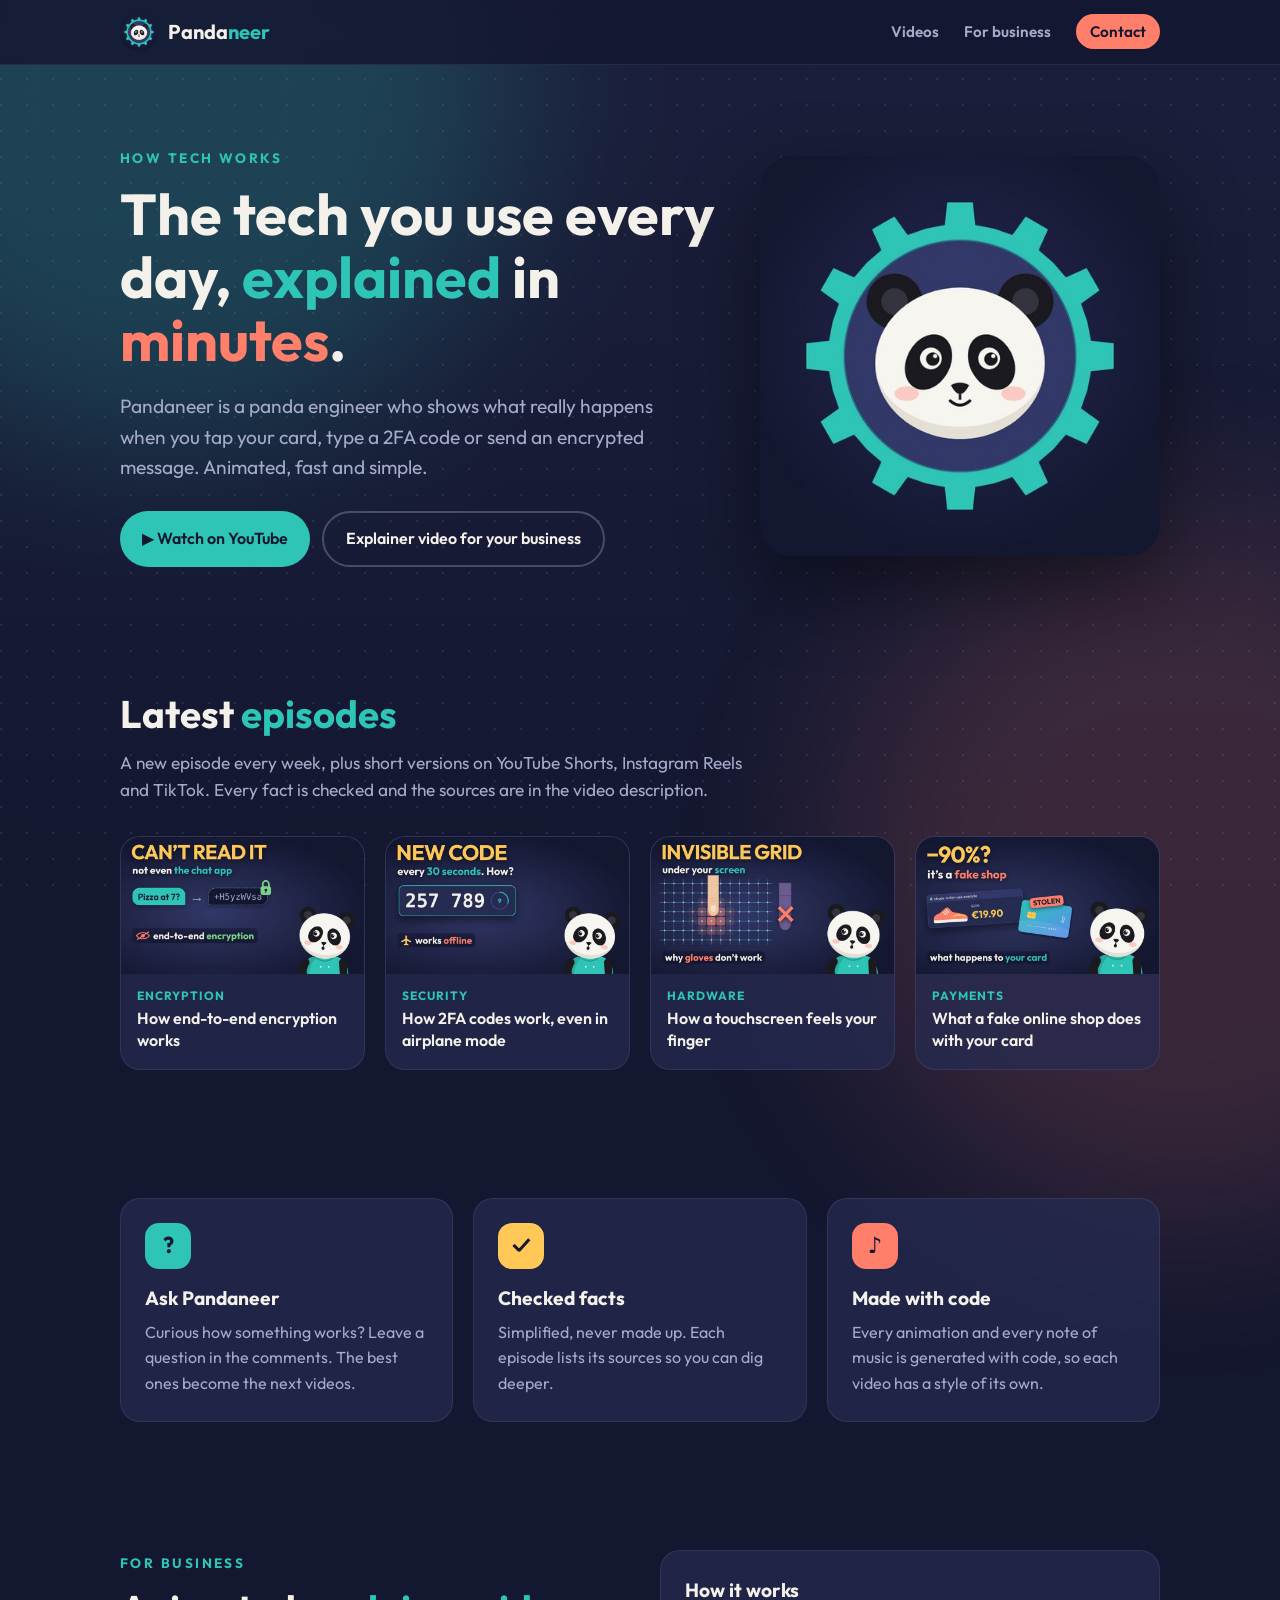
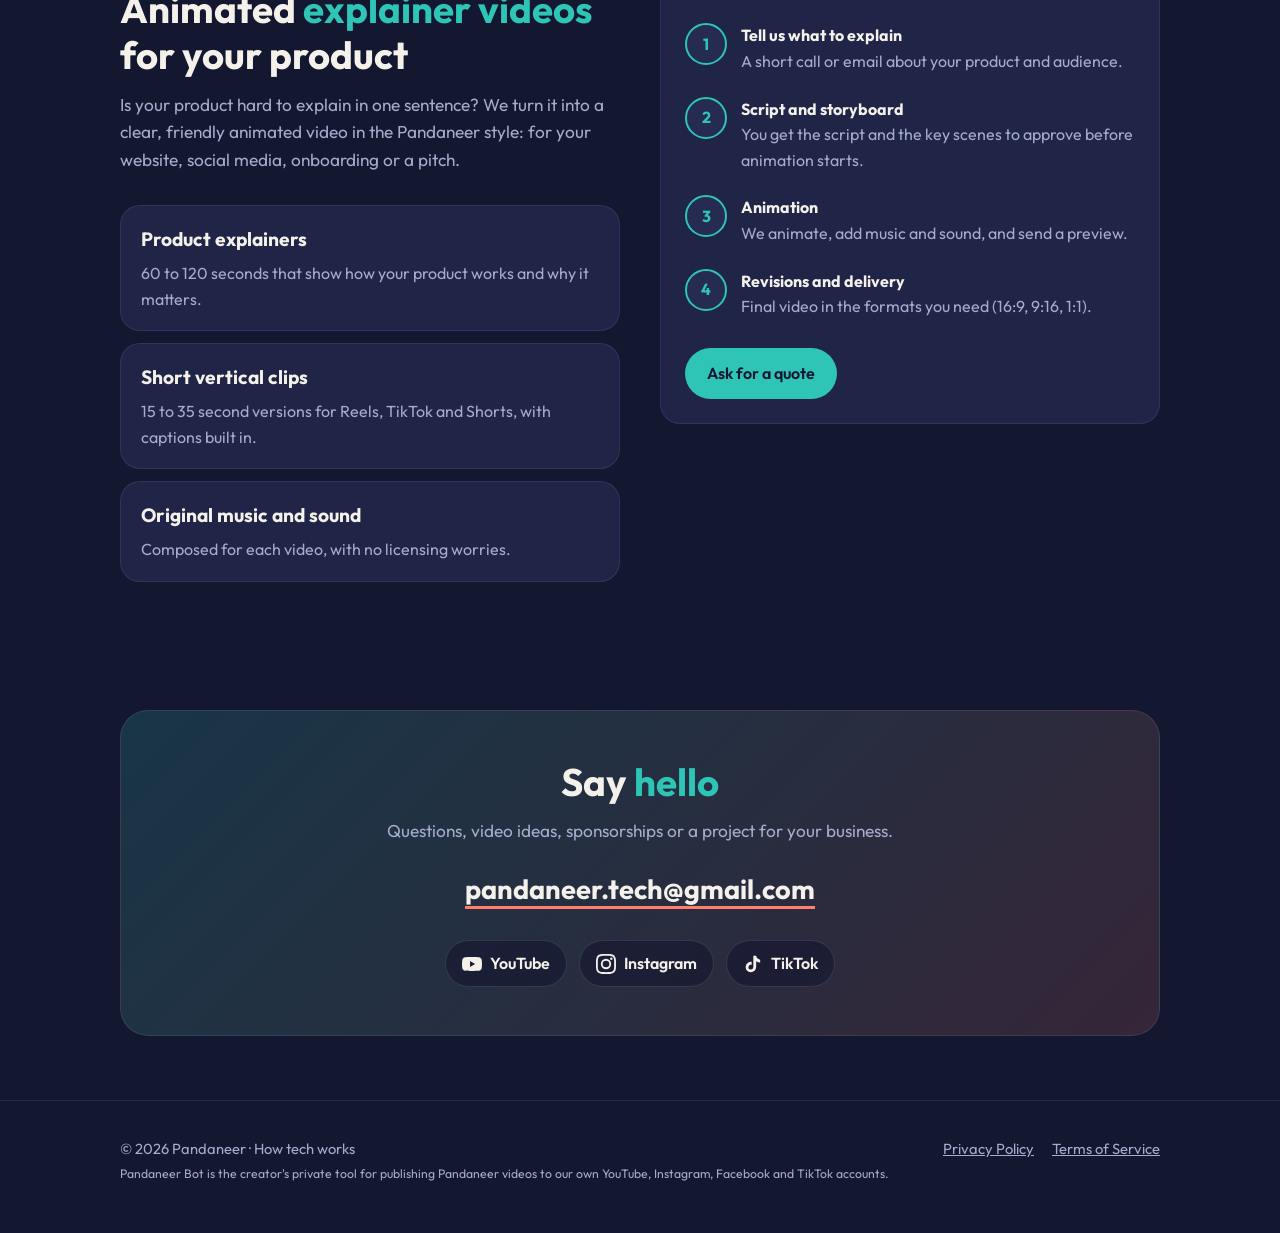
<file: index.html>
<!doctype html>
<html lang="en">
<head>
<meta charset="utf-8">
<meta name="viewport" content="width=device-width,initial-scale=1">
<title>Pandaneer · How tech works</title>
<meta name="description" content="Pandaneer explains the technology around you in short animated videos: card payments, 2FA codes, touchscreens, encryption and more. We also make animated explainer videos for businesses.">
<meta property="og:title" content="Pandaneer · How tech works">
<meta property="og:description" content="Short animated videos that explain the technology around you, told by a panda engineer.">
<meta property="og:image" content="https://pandaneer.com/assets/logo-512.jpg">
<meta property="og:url" content="https://pandaneer.com/">
<meta name="theme-color" content="#1B1F3B">
<link rel="icon" type="image/png" href="/assets/favicon.png">
<link rel="apple-touch-icon" href="/assets/apple-touch-icon.png">
<link rel="preconnect" href="https://fonts.googleapis.com">
<link rel="preconnect" href="https://fonts.gstatic.com" crossorigin>
<link href="https://fonts.googleapis.com/css2?family=Outfit:wght@400;600;700&display=swap" rel="stylesheet">
<link rel="stylesheet" href="/assets/style.css">
</head>
<body>
<div class="bgfx" aria-hidden="true"></div>

<header class="top">
  <div class="wrap">
    <a class="brand" href="/"><img src="/assets/logo-512.jpg" alt=""><span>Panda<b>neer</b></span></a>
    <nav>
      <a href="#videos">Videos</a>
      <a href="#business">For business</a>
      <a class="cta-nav" href="#contact">Contact</a>
    </nav>
  </div>
</header>

<main>
<div class="wrap">
  <section class="hero">
    <div>
      <span class="eyebrow">HOW TECH WORKS</span>
      <h1>The tech you use every day, <em>explained</em> in <span class="c">minutes</span>.</h1>
      <p class="lead">Pandaneer is a panda engineer who shows what really happens when you tap your card, type a 2FA code or send an encrypted message. Animated, fast and simple.</p>
      <div class="btns">
        <a class="btn primary" href="https://www.youtube.com/@pandaneer_tech?sub_confirmation=1" target="_blank" rel="noopener">▶ Watch on YouTube</a>
        <a class="btn ghost" href="#business">Explainer video for your business</a>
      </div>
    </div>
    <img class="logo-big" src="/assets/logo-512.jpg" alt="Pandaneer logo: a panda head inside a teal gear" width="512" height="512">
  </section>
</div>

<section id="videos">
  <div class="wrap">
    <h2>Latest <em>episodes</em></h2>
    <p class="sub">A new episode every week, plus short versions on YouTube Shorts, Instagram Reels and TikTok. Every fact is checked and the sources are in the video description.</p>
    <div class="grid g4">
      <a class="card ep" href="https://www.youtube.com/@pandaneer_tech/videos" target="_blank" rel="noopener">
        <img src="/assets/e12.jpg" alt="" loading="lazy" width="800" height="450">
        <div><small>ENCRYPTION</small>How end-to-end encryption works</div>
      </a>
      <a class="card ep" href="https://www.youtube.com/@pandaneer_tech/videos" target="_blank" rel="noopener">
        <img src="/assets/e11.jpg" alt="" loading="lazy" width="800" height="450">
        <div><small>SECURITY</small>How 2FA codes work, even in airplane mode</div>
      </a>
      <a class="card ep" href="https://www.youtube.com/@pandaneer_tech/videos" target="_blank" rel="noopener">
        <img src="/assets/e10.jpg" alt="" loading="lazy" width="800" height="450">
        <div><small>HARDWARE</small>How a touchscreen feels your finger</div>
      </a>
      <a class="card ep" href="https://www.youtube.com/@pandaneer_tech/videos" target="_blank" rel="noopener">
        <img src="/assets/e8.jpg" alt="" loading="lazy" width="800" height="450">
        <div><small>PAYMENTS</small>What a fake online shop does with your card</div>
      </a>
    </div>
  </div>
</section>

<section>
  <div class="wrap">
    <div class="grid g3">
      <div class="card"><div class="icon" style="background:var(--teal)">?</div><h3>Ask Pandaneer</h3><p>Curious how something works? Leave a question in the comments. The best ones become the next videos.</p></div>
      <div class="card"><div class="icon" style="background:var(--yellow)">✓</div><h3>Checked facts</h3><p>Simplified, never made up. Each episode lists its sources so you can dig deeper.</p></div>
      <div class="card"><div class="icon" style="background:var(--coral)">♪</div><h3>Made with code</h3><p>Every animation and every note of music is generated with code, so each video has a style of its own.</p></div>
    </div>
  </div>
</section>

<section id="business">
  <div class="wrap biz">
    <div>
      <span class="eyebrow">FOR BUSINESS</span>
      <h2>Animated <em>explainer videos</em> for your product</h2>
      <p class="sub">Is your product hard to explain in one sentence? We turn it into a clear, friendly animated video in the Pandaneer style: for your website, social media, onboarding or a pitch.</p>
      <div class="grid" style="gap:12px">
        <div class="card" style="padding:18px 20px"><h3>Product explainers</h3><p>60 to 120 seconds that show how your product works and why it matters.</p></div>
        <div class="card" style="padding:18px 20px"><h3>Short vertical clips</h3><p>15 to 35 second versions for Reels, TikTok and Shorts, with captions built in.</p></div>
        <div class="card" style="padding:18px 20px"><h3>Original music and sound</h3><p>Composed for each video, with no licensing worries.</p></div>
      </div>
    </div>
    <div class="card">
      <h3 style="margin-bottom:18px">How it works</h3>
      <ol class="steps">
        <li><b>Tell us what to explain</b><span>A short call or email about your product and audience.</span></li>
        <li><b>Script and storyboard</b><span>You get the script and the key scenes to approve before animation starts.</span></li>
        <li><b>Animation</b><span>We animate, add music and sound, and send a preview.</span></li>
        <li><b>Revisions and delivery</b><span>Final video in the formats you need (16:9, 9:16, 1:1).</span></li>
      </ol>
      <a class="btn primary" href="#contact" style="margin-top:6px">Ask for a quote</a>
    </div>
  </div>
</section>

<section id="contact">
  <div class="wrap">
    <div class="contact">
      <h2>Say <em>hello</em></h2>
      <p class="sub" style="margin:0 auto 24px">Questions, video ideas, sponsorships or a project for your business.</p>
      <a class="mail" href="mailto:pandaneer.tech@gmail.com">pandaneer.tech@gmail.com</a>
      <div class="social">
        <a href="https://www.youtube.com/@pandaneer_tech" target="_blank" rel="noopener"><svg viewBox="0 0 24 24" aria-hidden="true"><path d="M23.5 6.2a3 3 0 0 0-2.1-2.1C19.5 3.6 12 3.6 12 3.6s-7.5 0-9.4.5A3 3 0 0 0 .5 6.2 31 31 0 0 0 0 12a31 31 0 0 0 .5 5.8 3 3 0 0 0 2.1 2.1c1.9.5 9.4.5 9.4.5s7.5 0 9.4-.5a3 3 0 0 0 2.1-2.1A31 31 0 0 0 24 12a31 31 0 0 0-.5-5.8zM9.6 15.6V8.4l6.2 3.6-6.2 3.6z"/></svg>YouTube</a>
        <a href="https://www.instagram.com/pandaneer.tech/" target="_blank" rel="noopener"><svg viewBox="0 0 24 24" aria-hidden="true"><path d="M12 2.2c3.2 0 3.6 0 4.8.1 3.3.1 4.8 1.7 4.9 4.9.1 1.3.1 1.6.1 4.8s0 3.6-.1 4.8c-.1 3.2-1.7 4.8-4.9 4.9-1.3.1-1.6.1-4.8.1s-3.6 0-4.8-.1c-3.3-.1-4.8-1.7-4.9-4.9C2.2 15.6 2.2 15.2 2.2 12s0-3.6.1-4.8C2.4 3.900 3.9 2.4 7.2 2.3 8.4 2.2 8.8 2.2 12 2.2zM12 0C8.7 0 8.3 0 7.1.1 2.7.3.3 2.7.1 7.1 0 8.3 0 8.7 0 12s0 3.7.1 4.9c.2 4.4 2.6 6.8 7 7 1.2.1 1.6.1 4.9.1s3.7 0 4.9-.1c4.4-.2 6.8-2.6 7-7 .1-1.2.1-1.6.1-4.9s0-3.7-.1-4.9c-.2-4.4-2.6-6.8-7-7C15.7 0 15.300 0 12 0zm0 5.8a6.2 6.2 0 1 0 0 12.4 6.2 6.2 0 0 0 0-12.4zM12 16a4 4 0 1 1 0-8 4 4 0 0 1 0 8zm6.4-11.8a1.4 1.4 0 1 0 0 2.9 1.4 1.4 0 0 0 0-2.9z"/></svg>Instagram</a>
        <a href="https://www.tiktok.com/@pandaneer.tech" target="_blank" rel="noopener"><svg viewBox="0 0 24 24" aria-hidden="true"><path d="M19.6 6.7a4.8 4.8 0 0 1-3.8-4.2V2h-3.4v13.7a2.9 2.9 0 1 1-2-2.7V9.4a6.3 6.3 0 1 0 5.4 6.3V8.8a8.2 8.2 0 0 0 4.8 1.5V6.9a4.8 4.8 0 0 1-1-.2z"/></svg>TikTok</a>
      </div>
    </div>
  </div>
</section>
</main>

<footer>
  <div class="wrap">
    <span>© 2026 Pandaneer · How tech works<br><small>Pandaneer Bot is the creator's private tool for publishing Pandaneer videos to our own YouTube, Instagram, Facebook and TikTok accounts.</small></span>
    <span><a href="/privacy.html">Privacy Policy</a><a href="/terms.html">Terms of Service</a></span>
  </div>
</footer>
</body>
</html>
</file>
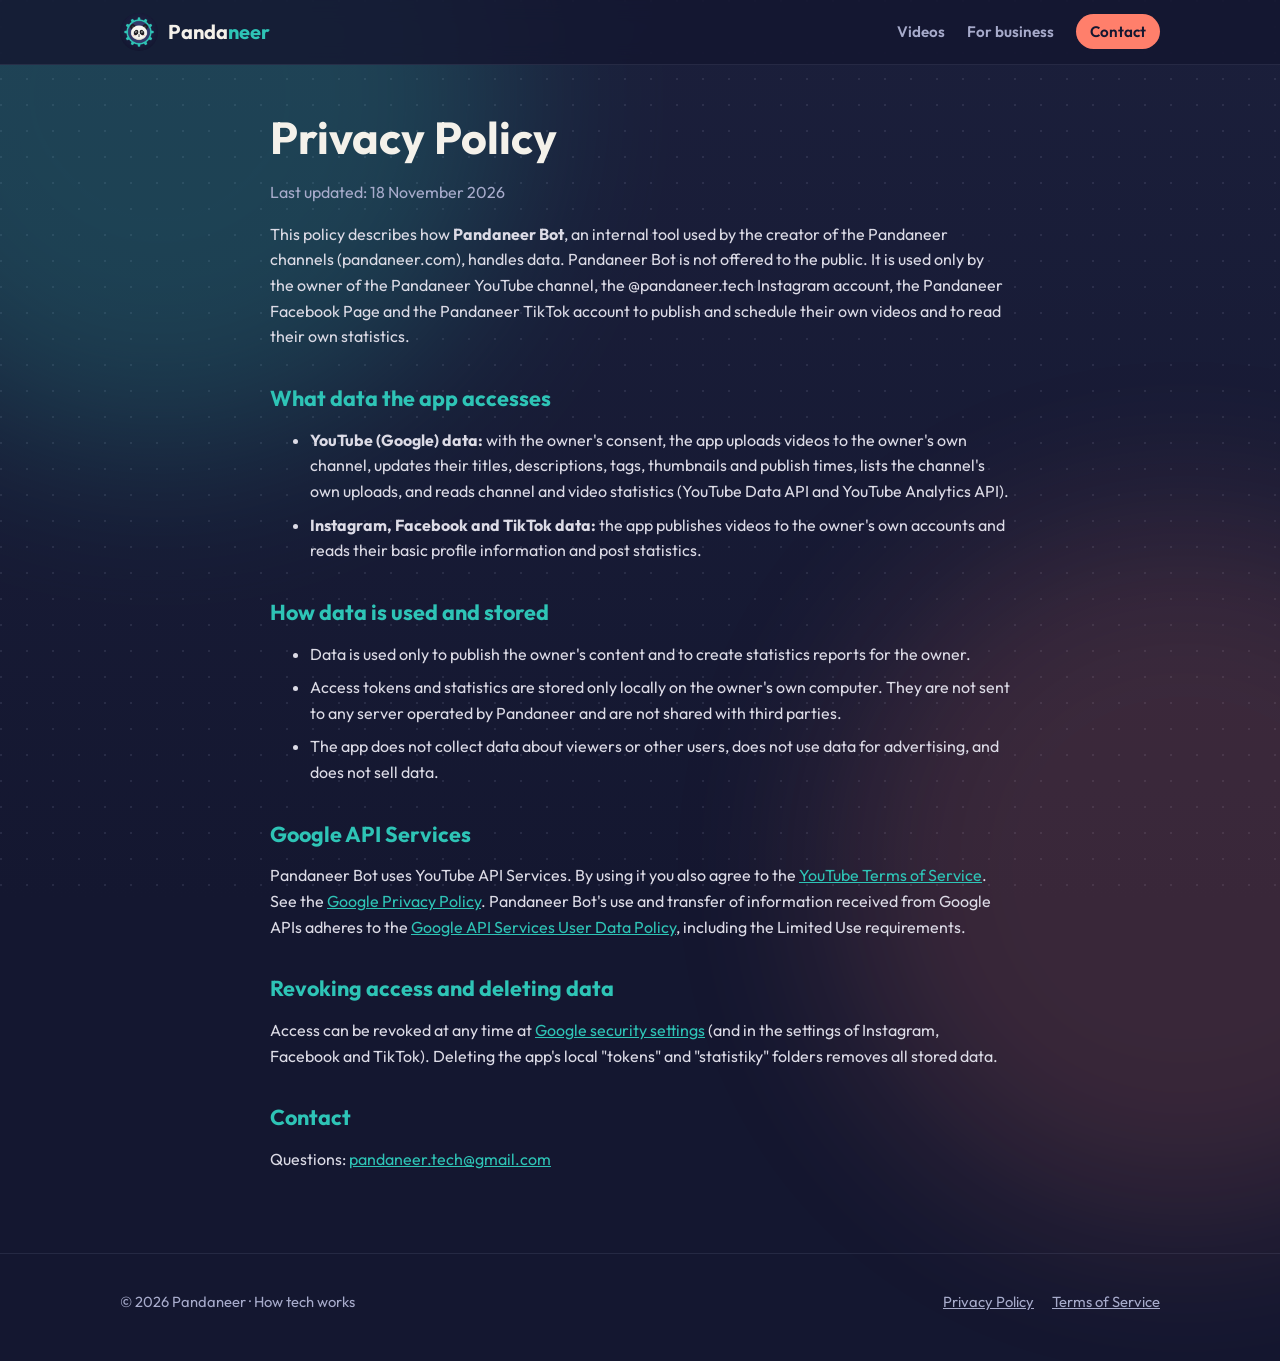
<file: privacy.html>
<!doctype html>
<html lang="en">
<head>
<meta charset="utf-8">
<meta name="viewport" content="width=device-width,initial-scale=1">
<title>Privacy Policy · Pandaneer</title>
<meta name="theme-color" content="#1B1F3B">
<link rel="icon" type="image/png" href="/assets/favicon.png">
<link rel="preconnect" href="https://fonts.googleapis.com">
<link rel="preconnect" href="https://fonts.gstatic.com" crossorigin>
<link href="https://fonts.googleapis.com/css2?family=Outfit:wght@400;600;700&display=swap" rel="stylesheet">
<link rel="stylesheet" href="/assets/style.css">
</head>
<body>
<div class="bgfx" aria-hidden="true"></div>
<header class="top"><div class="wrap"><a class="brand" href="/"><img src="/assets/logo-512.jpg" alt=""><span>Panda<b>neer</b></span></a><nav><a href="/#videos">Videos</a><a href="/#business">For business</a><a class="cta-nav" href="/#contact">Contact</a></nav></div></header>
<main class="wrap legal">
<h1>Privacy Policy</h1>
<p class="meta">Last updated: 18 November 2026</p>
<p>This policy describes how <strong>Pandaneer Bot</strong>, an internal tool used by the creator of the Pandaneer channels (pandaneer.com), handles data. Pandaneer Bot is not offered to the public. It is used only by the owner of the Pandaneer YouTube channel, the @pandaneer.tech Instagram account, the Pandaneer Facebook Page and the Pandaneer TikTok account to publish and schedule their own videos and to read their own statistics.</p>
<h2>What data the app accesses</h2>
<ul>
<li><strong>YouTube (Google) data:</strong> with the owner's consent, the app uploads videos to the owner's own channel, updates their titles, descriptions, tags, thumbnails and publish times, lists the channel's own uploads, and reads channel and video statistics (YouTube Data API and YouTube Analytics API).</li>
<li><strong>Instagram, Facebook and TikTok data:</strong> the app publishes videos to the owner's own accounts and reads their basic profile information and post statistics.</li>
</ul>
<h2>How data is used and stored</h2>
<ul>
<li>Data is used only to publish the owner's content and to create statistics reports for the owner.</li>
<li>Access tokens and statistics are stored only locally on the owner's own computer. They are not sent to any server operated by Pandaneer and are not shared with third parties.</li>
<li>The app does not collect data about viewers or other users, does not use data for advertising, and does not sell data.</li>
</ul>
<h2>Google API Services</h2>
<p>Pandaneer Bot uses YouTube API Services. By using it you also agree to the <a href="https://www.youtube.com/t/terms">YouTube Terms of Service</a>. See the <a href="https://policies.google.com/privacy">Google Privacy Policy</a>. Pandaneer Bot's use and transfer of information received from Google APIs adheres to the <a href="https://developers.google.com/terms/api-services-user-data-policy">Google API Services User Data Policy</a>, including the Limited Use requirements.</p>
<h2>Revoking access and deleting data</h2>
<p>Access can be revoked at any time at <a href="https://security.google.com/settings/security/permissions">Google security settings</a> (and in the settings of Instagram, Facebook and TikTok). Deleting the app's local "tokens" and "statistiky" folders removes all stored data.</p>
<h2>Contact</h2>
<p>Questions: <a href="mailto:pandaneer.tech@gmail.com">pandaneer.tech@gmail.com</a></p>
</main>
<footer><div class="wrap"><span>© 2026 Pandaneer · How tech works</span><span><a href="/privacy.html">Privacy Policy</a><a href="/terms.html">Terms of Service</a></span></div></footer>
</body>
</html>
</file>
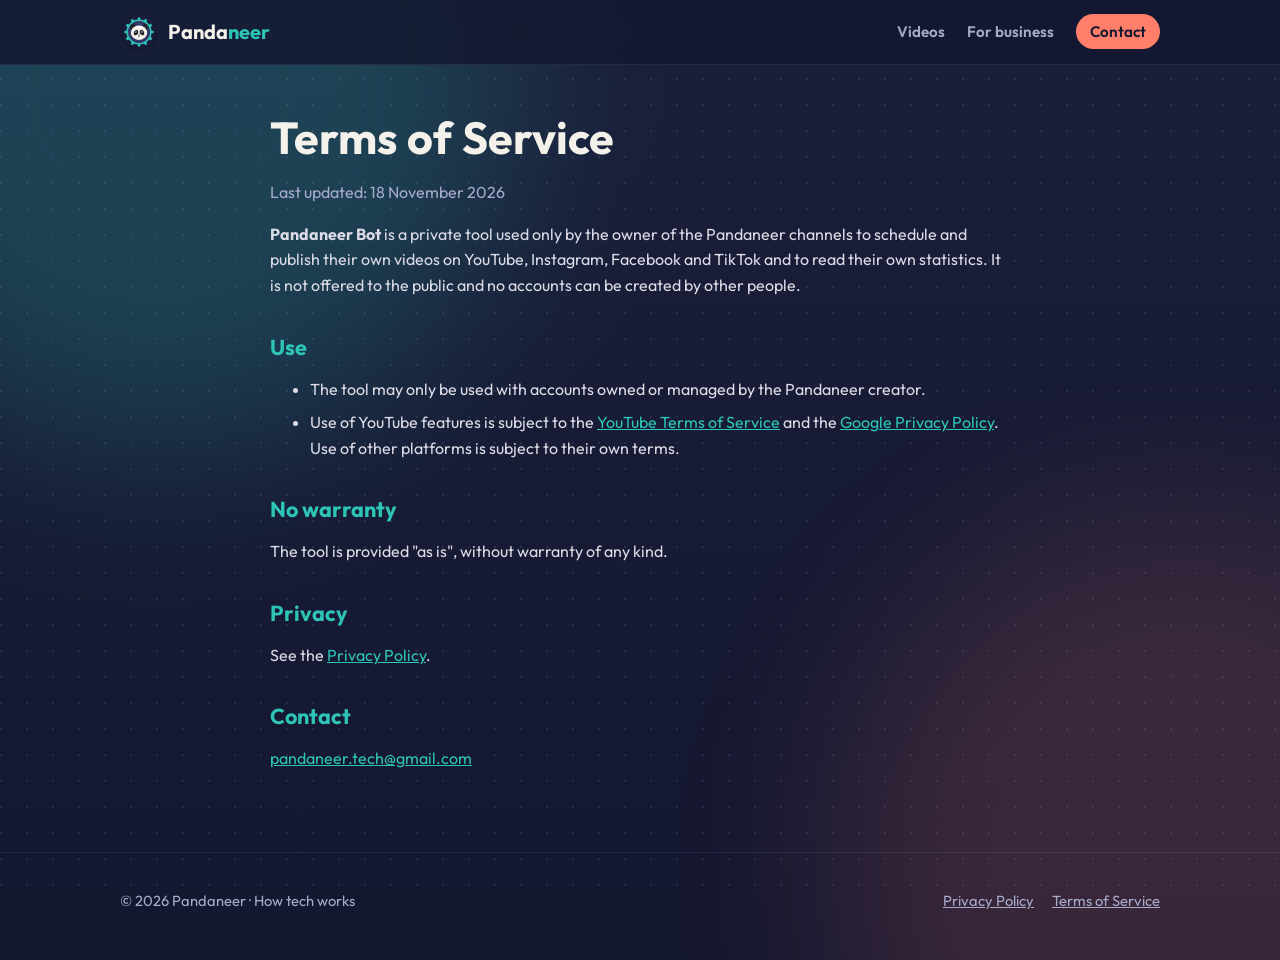
<file: terms.html>
<!doctype html>
<html lang="en">
<head>
<meta charset="utf-8">
<meta name="viewport" content="width=device-width,initial-scale=1">
<title>Terms of Service · Pandaneer</title>
<meta name="theme-color" content="#1B1F3B">
<link rel="icon" type="image/png" href="/assets/favicon.png">
<link rel="preconnect" href="https://fonts.googleapis.com">
<link rel="preconnect" href="https://fonts.gstatic.com" crossorigin>
<link href="https://fonts.googleapis.com/css2?family=Outfit:wght@400;600;700&display=swap" rel="stylesheet">
<link rel="stylesheet" href="/assets/style.css">
</head>
<body>
<div class="bgfx" aria-hidden="true"></div>
<header class="top"><div class="wrap"><a class="brand" href="/"><img src="/assets/logo-512.jpg" alt=""><span>Panda<b>neer</b></span></a><nav><a href="/#videos">Videos</a><a href="/#business">For business</a><a class="cta-nav" href="/#contact">Contact</a></nav></div></header>
<main class="wrap legal">
<h1>Terms of Service</h1>
<p class="meta">Last updated: 18 November 2026</p>
<p><strong>Pandaneer Bot</strong> is a private tool used only by the owner of the Pandaneer channels to schedule and publish their own videos on YouTube, Instagram, Facebook and TikTok and to read their own statistics. It is not offered to the public and no accounts can be created by other people.</p>
<h2>Use</h2>
<ul>
<li>The tool may only be used with accounts owned or managed by the Pandaneer creator.</li>
<li>Use of YouTube features is subject to the <a href="https://www.youtube.com/t/terms">YouTube Terms of Service</a> and the <a href="https://policies.google.com/privacy">Google Privacy Policy</a>. Use of other platforms is subject to their own terms.</li>
</ul>
<h2>No warranty</h2>
<p>The tool is provided "as is", without warranty of any kind.</p>
<h2>Privacy</h2>
<p>See the <a href="privacy.html">Privacy Policy</a>.</p>
<h2>Contact</h2>
<p><a href="mailto:pandaneer.tech@gmail.com">pandaneer.tech@gmail.com</a></p>
</main>
<footer><div class="wrap"><span>© 2026 Pandaneer · How tech works</span><span><a href="/privacy.html">Privacy Policy</a><a href="/terms.html">Terms of Service</a></span></div></footer>
</body>
</html>
</file>
<file: assets/style.css>
:root{
  --bg:#1B1F3B;--bg2:#141730;--panel:#262B52;--text:#F4F1EA;--muted:#A7ABCB;
  --teal:#2EC4B6;--coral:#FF7F6B;--yellow:#FFC857;--green:#7BD389;--blue:#5B8DEF;
}
*{box-sizing:border-box}
html{scroll-behavior:smooth}
body{margin:0;font-family:Outfit,system-ui,sans-serif;font-weight:400;color:var(--text);
  background:var(--bg2);line-height:1.6;overflow-x:hidden}
.bgfx{position:fixed;inset:0;z-index:-1;pointer-events:none;
  background:radial-gradient(circle at 1px 1px,rgba(167,171,203,.13) 1px,transparent 0) 0 0/26px 26px,
  linear-gradient(180deg,var(--bg) 0%,var(--bg2) 100%)}
.bgfx::before,.bgfx::after{content:"";position:absolute;width:55vmax;height:55vmax;border-radius:50%;filter:blur(90px);opacity:.22}
.bgfx::before{background:var(--teal);top:-20vmax;left:-15vmax;animation:drift 26s ease-in-out infinite alternate}
.bgfx::after{background:var(--coral);bottom:-25vmax;right:-20vmax;opacity:.16;animation:drift 32s ease-in-out infinite alternate-reverse}
@keyframes drift{to{transform:translate(8vmax,6vmax)}}
@media (prefers-reduced-motion:reduce){.bgfx::before,.bgfx::after{animation:none}html{scroll-behavior:auto}}
a{color:var(--teal)}
.wrap{max-width:1080px;margin:0 auto;padding:0 20px}
header.top{position:sticky;top:0;z-index:10;background:rgba(20,23,48,.82);backdrop-filter:blur(10px);border-bottom:1px solid rgba(167,171,203,.12)}
header.top .wrap{display:flex;align-items:center;justify-content:space-between;height:64px;gap:16px}
.brand{display:flex;align-items:center;gap:10px;text-decoration:none;color:var(--text);font-weight:700;font-size:1.25rem}
.brand img{width:38px;height:38px;border-radius:50%}
.brand b{color:var(--teal);font-weight:700}
nav a{color:var(--muted);text-decoration:none;margin-left:22px;font-weight:600;font-size:.95rem}
nav a:hover{color:var(--text)}
@media (max-width:640px){nav a:not(.cta-nav){display:none}}
.cta-nav{background:var(--coral);color:var(--bg2)!important;padding:8px 14px;border-radius:999px}
.hero{padding:80px 0 60px;display:grid;grid-template-columns:1.2fr .8fr;gap:40px;align-items:center}
@media (max-width:800px){.hero{grid-template-columns:1fr;text-align:center;padding-top:48px}.hero .logo-big{order:-1;max-width:220px;margin:0 auto}.hero .btns{justify-content:center}}
.eyebrow{display:inline-block;color:var(--teal);font-weight:700;letter-spacing:.18em;font-size:.85rem;margin-bottom:12px}
h1{font-size:clamp(2.2rem,5vw,3.6rem);line-height:1.1;margin:0 0 18px;font-weight:700}
h1 em,h2 em{font-style:normal;color:var(--teal)}
h1 .c{color:var(--coral)}
.lead{font-size:1.2rem;color:var(--muted);max-width:560px}
@media (max-width:800px){.lead{margin:0 auto}}
.btns{display:flex;flex-wrap:wrap;gap:12px;margin-top:28px}
.btn{display:inline-flex;align-items:center;gap:8px;padding:13px 22px;border-radius:999px;font-weight:600;text-decoration:none;transition:transform .15s}
.btn:hover{transform:translateY(-2px)}
.btn.primary{background:var(--teal);color:var(--bg2)}
.btn.ghost{border:2px solid rgba(167,171,203,.35);color:var(--text)}
.logo-big{width:100%;height:auto;border-radius:32px;box-shadow:0 30px 80px rgba(0,0,0,.45);animation:float 6s ease-in-out infinite}
@keyframes float{50%{transform:translateY(-10px)}}
@media (prefers-reduced-motion:reduce){.logo-big{animation:none}}
section{padding:64px 0}
h2{font-size:clamp(1.7rem,3.5vw,2.4rem);margin:0 0 12px;font-weight:700;line-height:1.2}
.sub{color:var(--muted);max-width:640px;margin:0 0 32px;font-size:1.08rem}
.grid{display:grid;gap:20px}
.g4{grid-template-columns:repeat(auto-fit,minmax(230px,1fr))}
.g3{grid-template-columns:repeat(auto-fit,minmax(260px,1fr))}
.card{background:rgba(38,43,82,.72);border:1px solid rgba(167,171,203,.12);border-radius:20px;padding:24px}
.ep{padding:0;overflow:hidden;text-decoration:none;color:var(--text);transition:transform .15s,border-color .15s}
.ep:hover{transform:translateY(-4px);border-color:var(--teal)}
.ep img{display:block;width:100%;height:auto;aspect-ratio:16/9;object-fit:cover}
.ep div{padding:14px 16px 18px;font-weight:600;line-height:1.35}
.ep small{display:block;color:var(--teal);font-weight:700;letter-spacing:.08em;font-size:.75rem;margin-bottom:4px}
.icon{width:46px;height:46px;border-radius:14px;display:grid;place-items:center;font-size:1.4rem;margin-bottom:14px;font-weight:700;color:var(--bg2)}
.card h3{margin:0 0 6px;font-size:1.2rem}
.card p{margin:0;color:var(--muted)}
.steps{counter-reset:s;list-style:none;padding:0;margin:0}
.steps li{counter-increment:s;position:relative;padding:0 0 22px 56px}
.steps li::before{content:counter(s);position:absolute;left:0;top:0;width:38px;height:38px;border-radius:50%;background:var(--panel);border:2px solid var(--teal);color:var(--teal);display:grid;place-items:center;font-weight:700}
.steps b{display:block}
.steps span{color:var(--muted)}
.biz{display:grid;grid-template-columns:1fr 1fr;gap:40px;align-items:start}
@media (max-width:800px){.biz{grid-template-columns:1fr}}
.contact{text-align:center;background:linear-gradient(135deg,rgba(46,196,182,.18),rgba(255,127,107,.14));border:1px solid rgba(167,171,203,.15);border-radius:28px;padding:48px 24px}
.contact .mail{font-size:clamp(1.2rem,3vw,1.7rem);font-weight:700;color:var(--text);text-decoration:none;border-bottom:3px solid var(--coral);word-break:break-all}
.social{display:flex;flex-wrap:wrap;justify-content:center;gap:12px;margin-top:28px}
.social a{display:inline-flex;align-items:center;gap:8px;color:var(--text);text-decoration:none;background:rgba(20,23,48,.6);padding:10px 16px;border-radius:999px;font-weight:600;border:1px solid rgba(167,171,203,.18)}
.social a:hover{border-color:var(--teal)}
.social svg{width:20px;height:20px;fill:currentColor}
footer{padding:36px 0 48px;color:var(--muted);font-size:.92rem;border-top:1px solid rgba(167,171,203,.12)}
footer .wrap{display:flex;flex-wrap:wrap;justify-content:space-between;gap:12px}
footer a{color:var(--muted);margin-left:18px}
footer a:first-child{margin-left:0}
/* legal pages */
.legal{max-width:780px;padding:48px 20px 64px}
.legal h1{font-size:clamp(2rem,4vw,2.8rem)}
.legal h2{font-size:1.35rem;margin-top:36px;color:var(--teal)}
.legal p,.legal li{color:#dcdbe6}
.legal .meta{color:var(--muted)}
.legal li{margin-bottom:8px}
</file>
